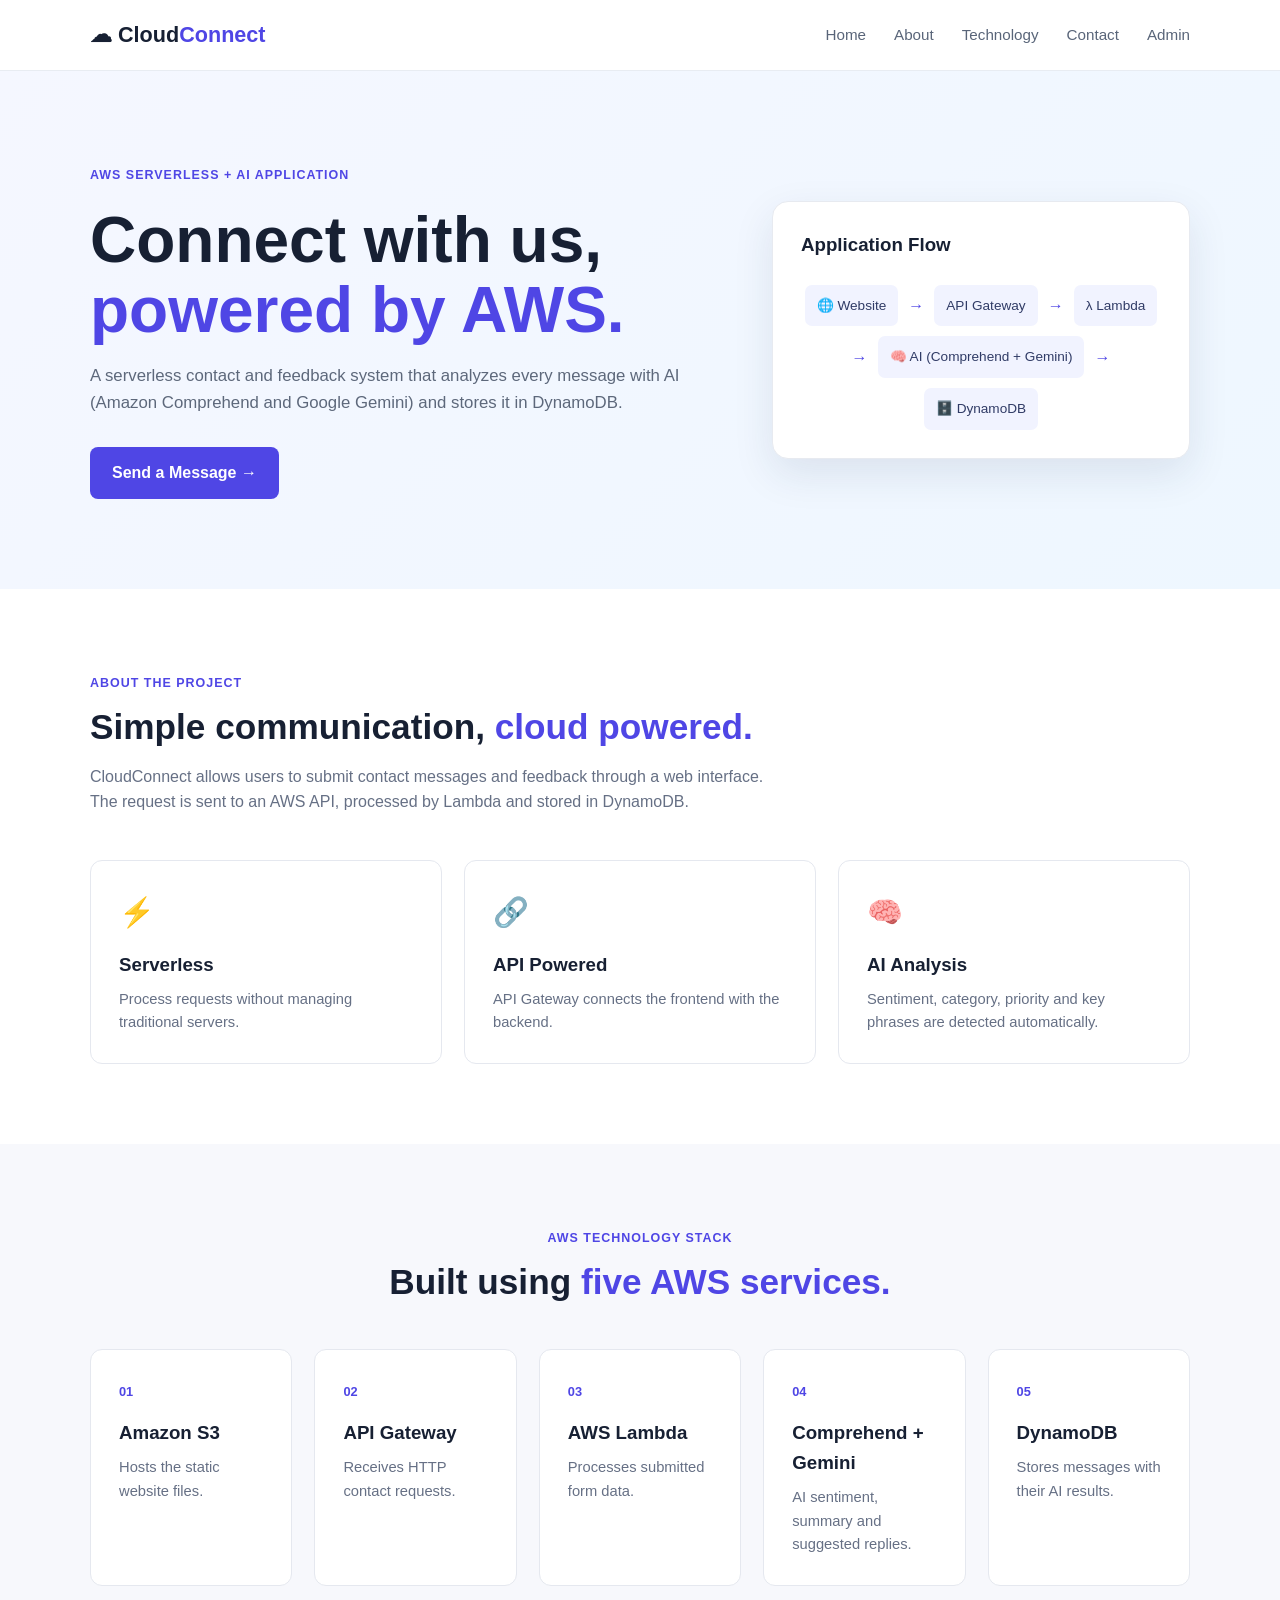
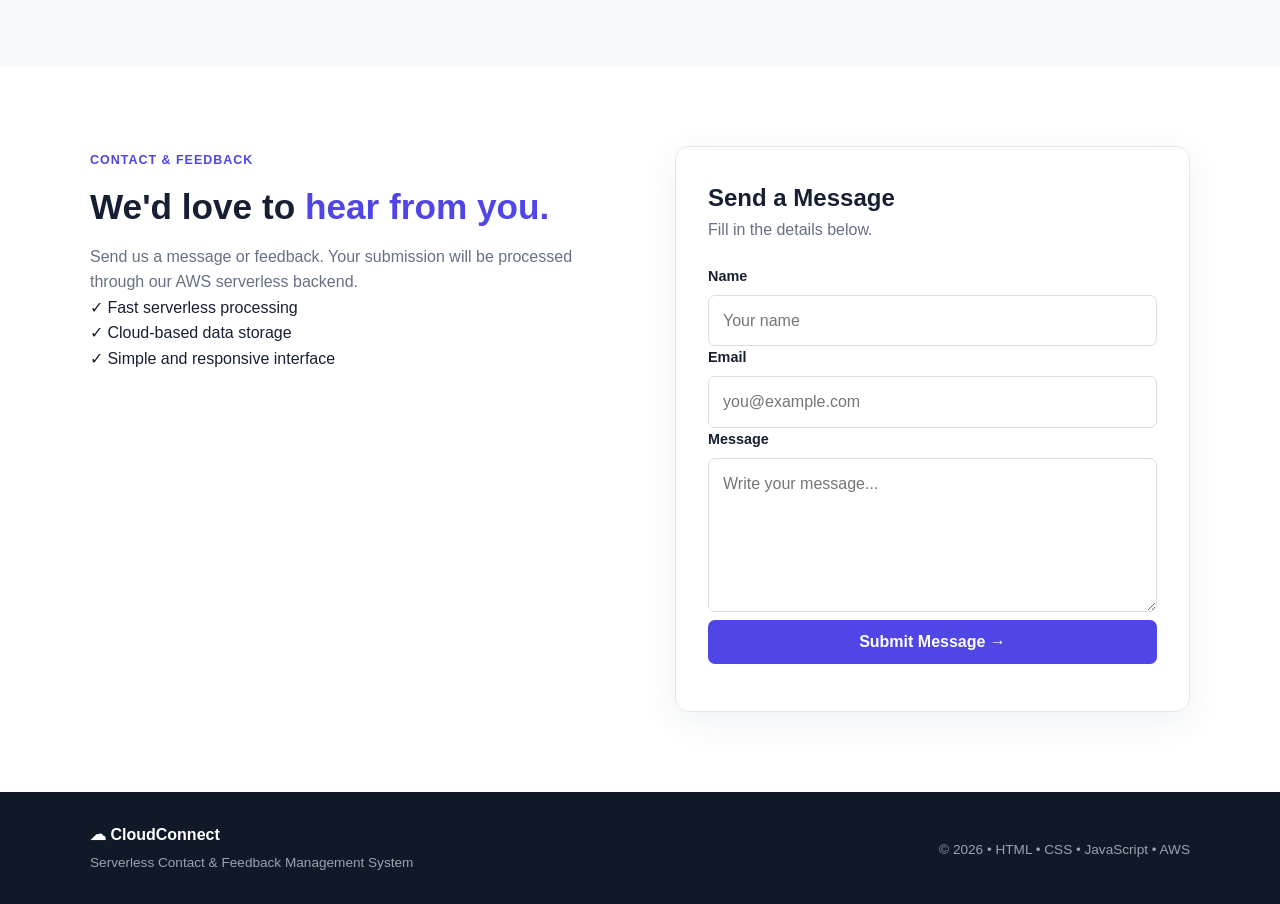
<file: frontend/index.html>
<!DOCTYPE html>
<html lang="en">
<head>
    <meta charset="UTF-8">
    <meta name="viewport" content="width=device-width, initial-scale=1.0">
    <meta name="description" content="CloudConnect - AWS Serverless Contact and Feedback System">
    <title>CloudConnect AI | Serverless Feedback System</title>
    <link rel="stylesheet" href="style.css">
</head>

<body>

    <!-- Navigation -->
    <header>
        <nav class="container">
            <a href="#home" class="logo">☁ Cloud<span>Connect</span></a>

            <div class="nav-links">
                <a href="#home">Home</a>
                <a href="#about">About</a>
                <a href="#technology">Technology</a>
                <a href="#contact">Contact</a>
                <a href="admin.html">Admin</a>
            </div>
        </nav>
    </header>


    <!-- Hero -->
    <section id="home" class="hero">
        <div class="container hero-content">

            <div>
                <span class="badge">AWS SERVERLESS + AI APPLICATION</span>

                <h1>
                    Connect with us,
                    <span>powered by AWS.</span>
                </h1>

                <p>
                    A serverless contact and feedback system that analyzes every
                    message with AI (Amazon Comprehend and Google Gemini) and stores it in DynamoDB.
                </p>

                <a href="#contact" class="button">Send a Message →</a>
            </div>

            <div class="architecture-card">
                <h3>Application Flow</h3>

                <div class="flow">
                    <span>🌐 Website</span>
                    <b>→</b>
                    <span>API Gateway</span>
                    <b>→</b>
                    <span>λ Lambda</span>
                    <b>→</b>
                    <span>🧠 AI (Comprehend + Gemini)</span>
                    <b>→</b>
                    <span>🗄️ DynamoDB</span>
                </div>
            </div>

        </div>
    </section>


    <!-- About -->
    <section id="about" class="section">
        <div class="container">

            <div class="heading">
                <span>ABOUT THE PROJECT</span>
                <h2>Simple communication, <strong>cloud powered.</strong></h2>

                <p>
                    CloudConnect allows users to submit contact messages and
                    feedback through a web interface. The request is sent to
                    an AWS API, processed by Lambda and stored in DynamoDB.
                </p>
            </div>

            <div class="features">

                <div class="card">
                    <div class="icon">⚡</div>
                    <h3>Serverless</h3>
                    <p>Process requests without managing traditional servers.</p>
                </div>

                <div class="card">
                    <div class="icon">🔗</div>
                    <h3>API Powered</h3>
                    <p>API Gateway connects the frontend with the backend.</p>
                </div>

                <div class="card">
                    <div class="icon">🧠</div>
                    <h3>AI Analysis</h3>
                    <p>Sentiment, category, priority and key phrases are detected automatically.</p>
                </div>

            </div>

        </div>
    </section>


    <!-- Technology -->
    <section id="technology" class="section technology">
        <div class="container">

            <div class="heading center">
                <span>AWS TECHNOLOGY STACK</span>
                <h2>Built using <strong>five AWS services.</strong></h2>
            </div>

            <div class="tech-grid">

                <div class="tech-card">
                    <b>01</b>
                    <h3>Amazon S3</h3>
                    <p>Hosts the static website files.</p>
                </div>

                <div class="tech-card">
                    <b>02</b>
                    <h3>API Gateway</h3>
                    <p>Receives HTTP contact requests.</p>
                </div>

                <div class="tech-card">
                    <b>03</b>
                    <h3>AWS Lambda</h3>
                    <p>Processes submitted form data.</p>
                </div>

                <div class="tech-card">
                    <b>04</b>
                    <h3>Comprehend + Gemini</h3>
                    <p>AI sentiment, summary and suggested replies.</p>
                </div>

                <div class="tech-card">
                    <b>05</b>
                    <h3>DynamoDB</h3>
                    <p>Stores messages with their AI results.</p>
                </div>

            </div>

        </div>
    </section>


    <!-- Contact -->
    <section id="contact" class="section contact">
        <div class="container contact-content">

            <div class="contact-info">
                <span>CONTACT & FEEDBACK</span>

                <h2>
                    We'd love to
                    <strong>hear from you.</strong>
                </h2>

                <p>
                    Send us a message or feedback. Your submission will be
                    processed through our AWS serverless backend.
                </p>

                <div class="checks">
                    <p>✓ Fast serverless processing</p>
                    <p>✓ Cloud-based data storage</p>
                    <p>✓ Simple and responsive interface</p>
                </div>
            </div>


            <!-- Contact Form -->
            <div class="form-card">
                <h3>Send a Message</h3>
                <p>Fill in the details below.</p>

                <form id="contactForm">

                    <label for="name">Name</label>
                    <input
                        type="text"
                        id="name"
                        placeholder="Your name"
                        required
                    >

                    <label for="email">Email</label>
                    <input
                        type="email"
                        id="email"
                        placeholder="you@example.com"
                        required
                    >

                    <label for="message">Message</label>
                    <textarea
                        id="message"
                        rows="5"
                        placeholder="Write your message..."
                        required
                    ></textarea>

                    <button type="submit" id="submitButton">
                        Submit Message →
                    </button>

                    <p id="formStatus"></p>

                </form>
            </div>

        </div>
    </section>


    <!-- Footer -->
    <footer>
        <div class="container footer-content">
            <div>
                <strong>☁ CloudConnect</strong>
                <p>Serverless Contact & Feedback Management System</p>
            </div>

            <p>© 2026 • HTML • CSS • JavaScript • AWS</p>
        </div>
    </footer>


    <script src="config.js"></script>
    <script src="script.js"></script>

</body>
</html>
</file>
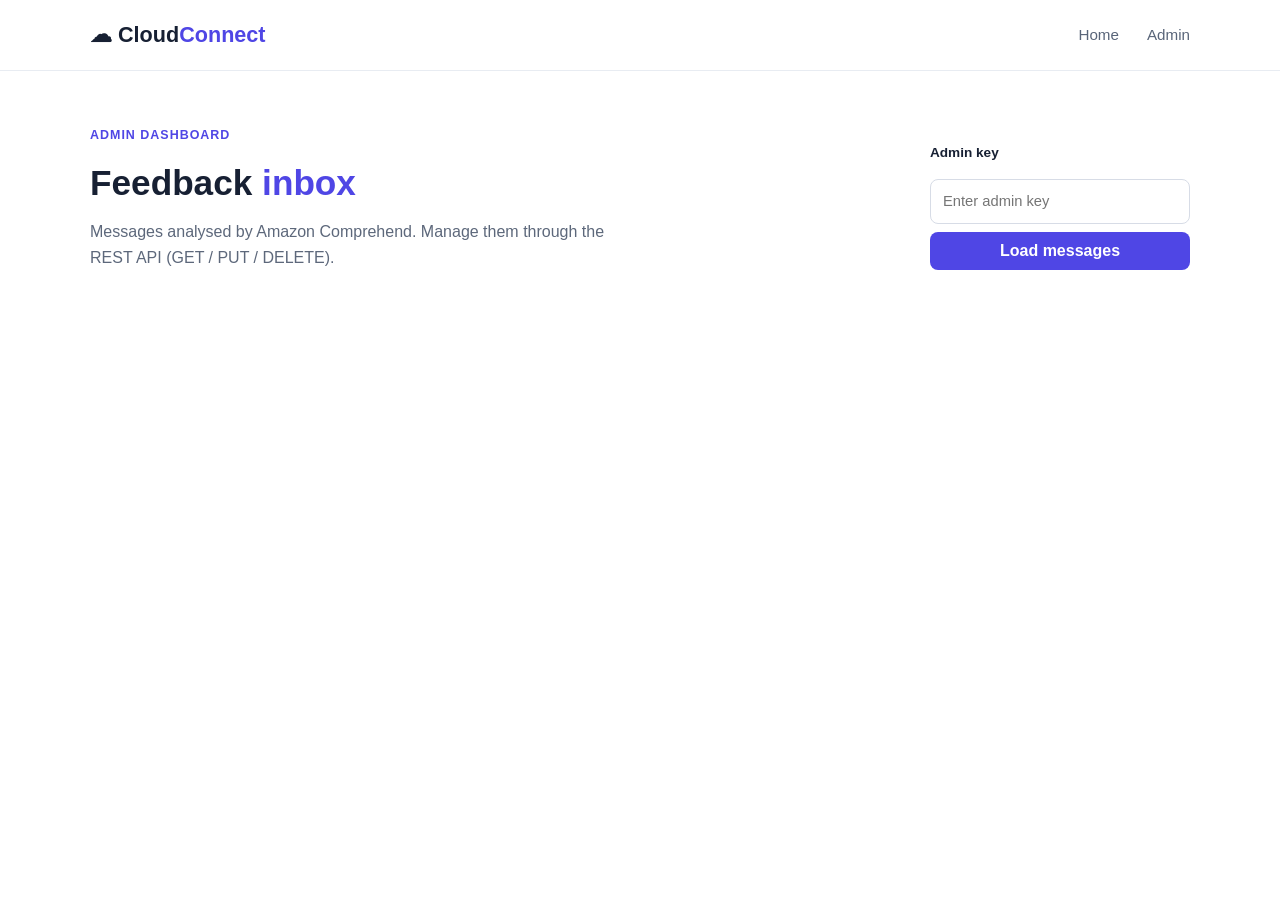
<file: frontend/admin.html>
<!DOCTYPE html>
<html lang="en">
<head>
    <meta charset="UTF-8">
    <meta name="viewport" content="width=device-width, initial-scale=1.0">
    <title>Admin Dashboard | CloudConnect AI</title>
    <link rel="stylesheet" href="style.css">
    <link rel="stylesheet" href="admin.css">
</head>
<body>

    <header>
        <nav class="container">
            <a href="index.html" class="logo">☁ Cloud<span>Connect</span></a>
            <div class="nav-links">
                <a href="index.html">Home</a>
                <a href="admin.html">Admin</a>
            </div>
        </nav>
    </header>

    <main class="container admin">

        <div class="admin-head">
            <div>
                <span class="badge">ADMIN DASHBOARD</span>
                <h1>Feedback <span>inbox</span></h1>
                <p>Messages analysed by Amazon Comprehend. Manage them through the REST API (GET / PUT / DELETE).</p>
            </div>

            <form id="keyForm" class="key-form">
                <label for="adminKey">Admin key</label>
                <input type="password" id="adminKey" placeholder="Enter admin key" autocomplete="off" required>
                <button type="submit">Load messages</button>
            </form>
        </div>

        <p id="adminStatus" class="admin-status"></p>

        <section id="dashboard" hidden>

            <div class="stats">
                <div class="stat"><b id="statTotal">0</b><span>Total</span></div>
                <div class="stat positive"><b id="statPositive">0</b><span>Positive</span></div>
                <div class="stat neutral"><b id="statNeutral">0</b><span>Neutral / Mixed</span></div>
                <div class="stat negative"><b id="statNegative">0</b><span>Negative</span></div>
                <div class="stat"><b id="statOpen">0</b><span>Not resolved</span></div>
            </div>

            <div class="filters">
                <select id="filterSentiment" aria-label="Filter by sentiment">
                    <option value="">All sentiments</option>
                    <option>POSITIVE</option>
                    <option>NEUTRAL</option>
                    <option>MIXED</option>
                    <option>NEGATIVE</option>
                    <option>UNANALYZED</option>
                </select>
                <select id="filterStatus" aria-label="Filter by status">
                    <option value="">All statuses</option>
                    <option>New</option>
                    <option>In Progress</option>
                    <option>Resolved</option>
                </select>
                <input type="search" id="filterText" placeholder="Search name, email, message..." aria-label="Search">
                <button type="button" id="refreshBtn" class="secondary">↻ Refresh</button>
            </div>

            <div class="table-wrap">
                <table>
                    <thead>
                        <tr>
                            <th>Received</th>
                            <th>From</th>
                            <th>Message &amp; AI insight</th>
                            <th>Priority</th>
                            <th>Status</th>
                            <th></th>
                        </tr>
                    </thead>
                    <tbody id="rows"></tbody>
                </table>
                <p id="emptyState" class="empty" hidden>No messages match the current filters.</p>
            </div>

        </section>

    </main>

    <script src="config.js"></script>
    <script src="admin.js"></script>
</body>
</html>
</file>
<file: frontend/style.css>
* {
    margin: 0;
    padding: 0;
    box-sizing: border-box;
}

html {
    scroll-behavior: smooth;
}

body {
    font-family: Arial, sans-serif;
    line-height: 1.6;
    color: #172033;
    background: #ffffff;
}

.container {
    width: min(1100px, 90%);
    margin: auto;
}

a {
    text-decoration: none;
    color: inherit;
}


/* =========================
   NAVBAR
========================= */

header {
    background: #ffffff;
    border-bottom: 1px solid #e8ecf2;
    position: sticky;
    top: 0;
    z-index: 100;
}

nav {
    min-height: 70px;
    display: flex;
    align-items: center;
    justify-content: space-between;
}

.logo {
    font-size: 1.35rem;
    font-weight: 800;
    color: #172033;
}

.logo span {
    color: #4f46e5;
}

.nav-links {
    display: flex;
    gap: 28px;
}

.nav-links a {
    color: #596579;
    font-size: 0.95rem;
    transition: 0.2s;
}

.nav-links a:hover {
    color: #4f46e5;
}


/* =========================
   HERO
========================= */

.hero {
    background: linear-gradient(135deg, #f5f7ff, #eef7ff);
    padding: 90px 0;
}

.hero-content {
    display: grid;
    grid-template-columns: 1.2fr 0.8fr;
    gap: 55px;
    align-items: center;
}

.badge,
.heading > span,
.contact-info > span {
    color: #4f46e5;
    font-size: 0.78rem;
    font-weight: 700;
    letter-spacing: 1px;
}

.hero h1 {
    font-size: clamp(2.5rem, 5vw, 4rem);
    line-height: 1.1;
    margin: 18px 0;
}

.hero h1 span,
.heading strong,
.contact-info strong {
    color: #4f46e5;
}

.hero p {
    max-width: 600px;
    color: #5d687b;
    font-size: 1.05rem;
    margin-bottom: 30px;
}

.button {
    display: inline-block;
    background: #4f46e5;
    color: white;
    padding: 13px 22px;
    border-radius: 8px;
    font-weight: 600;
    transition: 0.2s;
}

.button:hover {
    background: #3730a3;
    transform: translateY(-2px);
}


/* Architecture card */

.architecture-card {
    background: white;
    padding: 28px;
    border-radius: 16px;
    box-shadow: 0 15px 40px rgba(30, 50, 90, 0.1);
    border: 1px solid #e7eaf0;
}

.architecture-card h3 {
    margin-bottom: 25px;
}

.flow {
    display: flex;
    flex-wrap: wrap;
    align-items: center;
    justify-content: center;
    gap: 10px;
}

.flow span {
    background: #f1f3ff;
    color: #303b66;
    padding: 10px 12px;
    border-radius: 7px;
    font-size: 0.85rem;
}

.flow b {
    color: #4f46e5;
}


/* =========================
   SECTIONS
========================= */

.section {
    padding: 80px 0;
}

.heading {
    max-width: 700px;
    margin-bottom: 45px;
}

.heading h2,
.contact-info h2 {
    font-size: 2.2rem;
    line-height: 1.2;
    margin: 12px 0 15px;
}

.heading p,
.contact-info > p {
    color: #667085;
}

.center {
    text-align: center;
    margin-left: auto;
    margin-right: auto;
}


/* =========================
   FEATURE CARDS
========================= */

.features,
.tech-grid {
    display: grid;
    grid-template-columns: repeat(3, 1fr);
    gap: 22px;
}

.card,
.tech-card {
    padding: 28px;
    background: #ffffff;
    border: 1px solid #e5e8ef;
    border-radius: 12px;
    transition: 0.2s;
}

.card:hover,
.tech-card:hover {
    transform: translateY(-4px);
    box-shadow: 0 10px 30px rgba(30, 50, 90, 0.08);
}

.icon {
    font-size: 1.8rem;
    margin-bottom: 15px;
}

.card h3,
.tech-card h3 {
    margin-bottom: 8px;
}

.card p,
.tech-card p {
    color: #667085;
    font-size: 0.92rem;
}


/* =========================
   TECHNOLOGY
========================= */

.technology {
    background: #f7f8fc;
}

.tech-grid {
    grid-template-columns: repeat(auto-fit, minmax(190px, 1fr));
}

.tech-card b {
    color: #4f46e5;
    font-size: 0.8rem;
}

.tech-card h3 {
    margin-top: 15px;
}


/* =========================
   CONTACT
========================= */

.contact-section {
    background: #ffffff;
}

.contact-content {
    display: grid;
    grid-template-columns: 1fr 1fr;
    gap: 70px;
    align-items: start;
}

.contact-info h2 {
    margin-top: 15px;
}

.contact-features {
    margin-top: 25px;
}

.contact-features p {
    margin: 10px 0;
    color: #4b5565;
}

.form-card {
    padding: 32px;
    border: 1px solid #e2e6ee;
    border-radius: 14px;
    box-shadow: 0 10px 35px rgba(30, 50, 90, 0.07);
}

.form-card h3 {
    font-size: 1.5rem;
}

.form-card > p {
    color: #667085;
    margin-bottom: 22px;
}

.form-group {
    margin-bottom: 17px;
}

label {
    display: block;
    font-weight: 600;
    font-size: 0.9rem;
    margin-bottom: 7px;
}

input,
textarea {
    width: 100%;
    padding: 12px 14px;
    border: 1px solid #d8dde6;
    border-radius: 7px;
    font: inherit;
    outline: none;
    resize: vertical;
}

input:focus,
textarea:focus {
    border-color: #4f46e5;
    box-shadow: 0 0 0 3px rgba(79, 70, 229, 0.1);
}

button {
    width: 100%;
    border: none;
    padding: 13px;
    border-radius: 7px;
    background: #4f46e5;
    color: white;
    font-size: 1rem;
    font-weight: 600;
    cursor: pointer;
    transition: 0.2s;
}

button:hover {
    background: #3730a3;
}

button:disabled {
    opacity: 0.6;
    cursor: not-allowed;
}

#formStatus {
    margin-top: 15px;
    text-align: center;
    font-weight: 600;
}


/* =========================
   FOOTER
========================= */

footer {
    background: #111827;
    color: #ffffff;
    padding: 30px 0;
}

.footer-content {
    display: flex;
    justify-content: space-between;
    align-items: center;
    gap: 20px;
}

footer p {
    color: #9ca3af;
    font-size: 0.85rem;
    margin-top: 5px;
}


/* =========================
   RESPONSIVE
========================= */

@media (max-width: 800px) {

    .hero-content,
    .contact-content {
        grid-template-columns: 1fr;
    }

    .features,
    .tech-grid {
        grid-template-columns: repeat(2, 1fr);
    }

    .nav-button {
        display: none;
    }

    .nav-links {
        gap: 15px;
    }

    .hero {
        padding: 65px 0;
    }
}


@media (max-width: 550px) {

    .nav-links {
        display: none;
    }

    .hero h1 {
        font-size: 2.4rem;
    }

    .heading h2,
    .contact-info h2 {
        font-size: 1.8rem;
    }

    .features,
    .tech-grid {
        grid-template-columns: 1fr;
    }

    .section {
        padding: 60px 0;
    }

    .footer-content {
        flex-direction: column;
        align-items: flex-start;
    }
}
</file>
<file: frontend/admin.css>
.admin { padding: 50px 0 80px; }

.admin-head {
    display: flex;
    justify-content: space-between;
    align-items: flex-end;
    gap: 30px;
    flex-wrap: wrap;
    margin-bottom: 20px;
}

.admin-head h1 { font-size: 2.2rem; margin: 8px 0; }
.admin-head h1 span { color: #4f46e5; }
.admin-head p { color: #5d687b; max-width: 520px; }

.key-form { display: flex; flex-direction: column; gap: 8px; min-width: 260px; }
.key-form label { font-size: 0.85rem; font-weight: 600; }

.admin input, .admin select {
    padding: 10px 12px;
    border: 1px solid #d7dce6;
    border-radius: 8px;
    font-size: 0.92rem;
    background: #fff;
}

.admin button {
    padding: 10px 16px;
    border: 0;
    border-radius: 8px;
    background: #4f46e5;
    color: #fff;
    font-weight: 600;
    cursor: pointer;
}
.admin button:hover { background: #3730a3; }
.admin button.secondary { background: #eef0ff; color: #4f46e5; }
.admin button.danger { background: #fee2e2; color: #b91c1c; padding: 7px 12px; }
.admin button.danger:hover { background: #fecaca; }

.admin-status { min-height: 1.5em; margin-bottom: 14px; font-size: 0.92rem; }

.stats {
    display: grid;
    grid-template-columns: repeat(5, 1fr);
    gap: 14px;
    margin-bottom: 22px;
}
.stat {
    background: #fff;
    border: 1px solid #e7eaf0;
    border-radius: 12px;
    padding: 16px 18px;
    box-shadow: 0 6px 18px rgba(30, 50, 90, 0.06);
}
.stat b { display: block; font-size: 1.8rem; }
.stat span { color: #5d687b; font-size: 0.85rem; }
.stat.positive b { color: #16a34a; }
.stat.negative b { color: #dc2626; }
.stat.neutral b { color: #b45309; }

.filters { display: flex; gap: 10px; flex-wrap: wrap; margin-bottom: 16px; }
.filters input[type="search"] { flex: 1; min-width: 200px; }

.table-wrap {
    background: #fff;
    border: 1px solid #e7eaf0;
    border-radius: 12px;
    overflow-x: auto;
}
table { width: 100%; border-collapse: collapse; font-size: 0.92rem; }
th, td { text-align: left; padding: 14px 16px; border-bottom: 1px solid #eef1f6; vertical-align: top; }
th { background: #f7f8fc; font-size: 0.78rem; letter-spacing: 0.5px; text-transform: uppercase; color: #596579; }
td.nowrap { white-space: nowrap; }
td.msg { min-width: 280px; }
td.msg p { margin-bottom: 8px; word-break: break-word; }
small { color: #6b7587; }

.tags { display: flex; flex-wrap: wrap; gap: 6px; }
.pill { padding: 2px 10px; border-radius: 999px; font-size: 0.72rem; font-weight: 700; background: #eef0f5; color: #475066; }
.pill.positive { background: #dcfce7; color: #15803d; }
.pill.negative { background: #fee2e2; color: #b91c1c; }
.pill.neutral, .pill.mixed { background: #fef3c7; color: #92400e; }
.pill.cat { background: #e0e7ff; color: #4338ca; }
.pill.phrase { background: #f1f5f9; color: #64748b; font-weight: 500; }

.empty { padding: 30px; text-align: center; color: #6b7587; }

@media (max-width: 800px) {
    .stats { grid-template-columns: repeat(2, 1fr); }
}

.filters button { width: auto; }

.ai-summary { color: #4338ca; font-size: 0.88rem; }
.ai-reply { margin: 8px 0; background: #f7f8fc; border: 1px solid #e7eaf0; border-radius: 8px; padding: 8px 12px; }
.ai-reply summary { cursor: pointer; font-weight: 600; font-size: 0.85rem; color: #4338ca; }
.ai-reply p { margin: 8px 0; font-size: 0.88rem; }
.admin button.small-btn { padding: 5px 10px; font-size: 0.8rem; }
</file>
